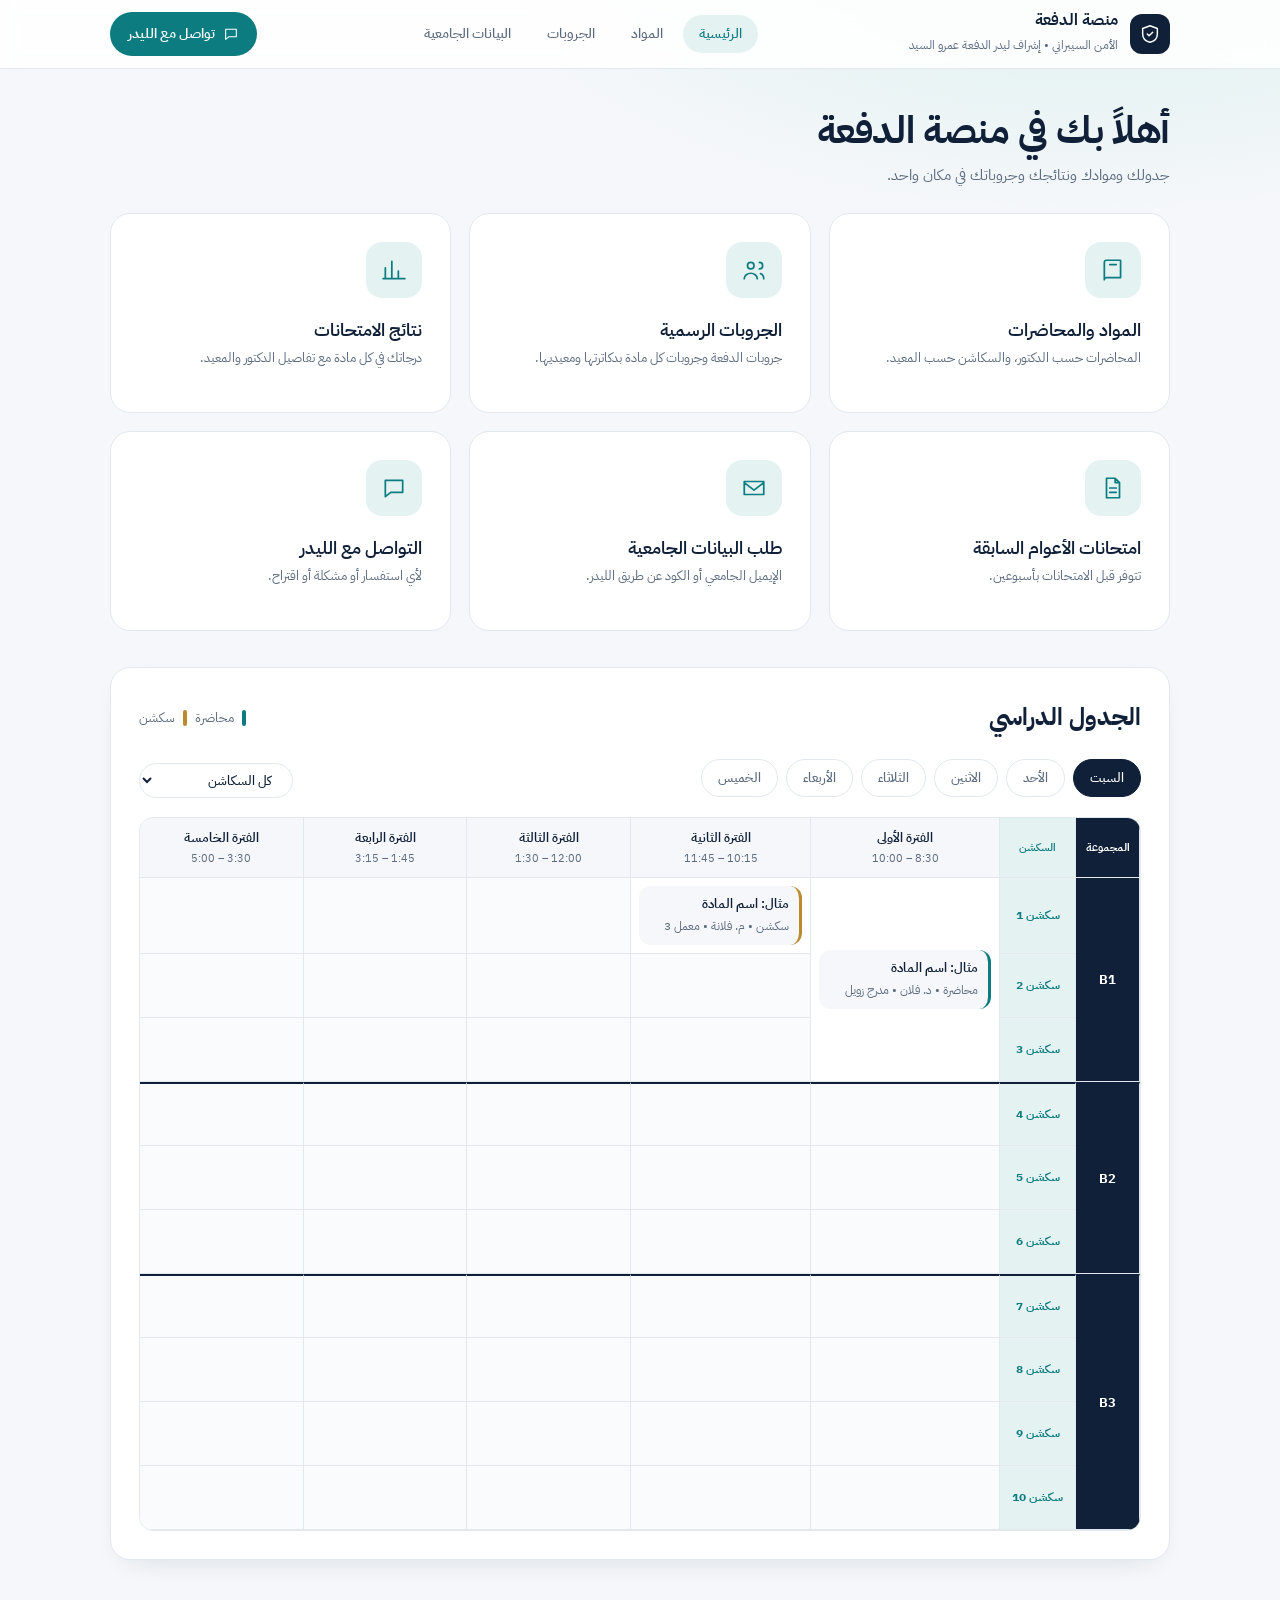
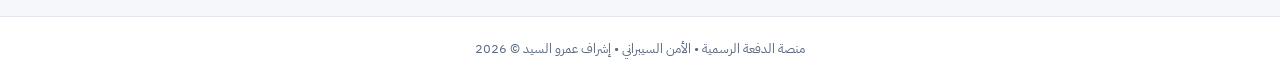
<file: index.html>
<!DOCTYPE html>
<html lang="ar" dir="rtl">
<head>
<meta charset="UTF-8">
<meta name="viewport" content="width=device-width, initial-scale=1">
<title>منصة الدفعة | الأمن السيبراني</title>
<link href="https://fonts.googleapis.com/css2?family=IBM+Plex+Sans+Arabic:wght@400;500;600;700&display=swap" rel="stylesheet">
<style>
:root{--bg:#F5F7FA;--card:#fff;--ink:#0F2038;--mut:#5A6A7F;--line:#E3E8EF;--ac:#0C7C80;--acs:#E4F3F2;--gold:#B98A2E;--r:16px}
*{box-sizing:border-box;margin:0}
body{font:400 15px/1.8 'IBM Plex Sans Arabic',Tahoma,sans-serif;background:var(--bg);color:var(--ink);min-height:100vh;display:flex;flex-direction:column}
.wrap{max-width:1100px;margin:auto;padding:0 20px;width:100%}
main{flex:1;padding:32px 0 56px}
.i{width:22px;height:22px;fill:none;stroke:currentColor;stroke-width:1.6;stroke-linecap:round;stroke-linejoin:round;flex:none}
a{color:inherit;text-decoration:none}
button{font:inherit;cursor:pointer;border:0;background:none;color:inherit}
:focus-visible{outline:2px solid var(--ac);outline-offset:2px;border-radius:8px}
header{background:rgba(255,255,255,.88);backdrop-filter:blur(10px);border-bottom:1px solid var(--line);position:sticky;top:0;z-index:5}
header .wrap{display:flex;align-items:center;justify-content:space-between;height:68px;gap:12px}
.brand{display:flex;align-items:center;gap:12px;text-align:start}
.brand .logo{width:40px;height:40px;border-radius:12px;background:var(--ink);color:#fff;display:grid;place-items:center}
.brand b{display:block;font-weight:700;font-size:16px;line-height:1.3}
.brand small{color:var(--mut);font-size:12px}
.btn{display:inline-flex;align-items:center;gap:8px;padding:9px 18px;border-radius:999px;background:var(--ac);color:#fff;font-weight:600;font-size:14px;transition:background .2s}
.btn:hover{background:#0a6568}
.btn.ghost{background:var(--acs);color:var(--ac)}
.btn.ghost:hover{background:#d3ecea}
.btn.sm{padding:5px 14px;font-size:13px}
.btn.dark{background:var(--ink)}
.hide{display:none!important}
/* hero */
.hero{position:relative;display:grid;grid-template-columns:1.25fr 1fr;gap:32px;align-items:center;padding:12px 0 36px}
.hero>svg.bg{position:absolute;inset-inline-start:-40px;top:-30px;width:340px;height:340px;stroke:var(--ac);stroke-width:.5;opacity:.09;fill:none;pointer-events:none}
.hero>*{position:relative}
.hero h1{font-size:clamp(28px,4.2vw,44px);line-height:1.35;font-weight:700;letter-spacing:-.01em;max-width:15em}
.hero p{color:var(--mut);margin:14px 0 22px;max-width:34em}
.search{display:flex;align-items:center;gap:10px;background:var(--card);border:1px solid var(--line);border-radius:999px;padding:0 18px;max-width:420px;box-shadow:0 1px 2px rgba(15,32,56,.04)}
.search:focus-within{border-color:var(--ac)}
.search .i{color:var(--mut);width:18px;height:18px}
input,select,textarea{font:inherit;color:var(--ink);width:100%;border:0;background:none;outline:0;padding:11px 0}
.today{background:var(--card);border:1px solid var(--line);border-radius:20px;padding:22px 24px;box-shadow:0 12px 32px -18px rgba(15,32,56,.18)}
.today h3,.today h4{font-size:14px;font-weight:600;color:var(--mut)}
.slot{display:flex;gap:14px;padding:11px 0;border-bottom:1px solid var(--line);align-items:center}
.slot:last-child{border:0}
.slot time{font-weight:700;color:var(--ac);min-width:62px;font-size:14px}
.slot b{display:block;font-weight:600;font-size:14px;line-height:1.5}
.slot small{color:var(--mut);font-size:12px}
.slot .due{margin-inline-start:auto;font-size:12px;font-weight:600;color:var(--gold);background:#FBF4E4;padding:2px 10px;border-radius:999px;white-space:nowrap}
.today h4{margin-top:16px;padding-top:14px;border-top:1px solid var(--line)}
/* services */
h2.sec{font-size:20px;font-weight:700;margin:8px 0 16px}
.svcs{display:grid;grid-template-columns:repeat(auto-fill,minmax(310px,1fr));gap:14px}
.svc{display:flex;gap:16px;align-items:flex-start;text-align:start;background:var(--card);border:1px solid var(--line);border-radius:var(--r);padding:20px;transition:border-color .2s,transform .2s}
.svc:hover{border-color:var(--ac);transform:translateY(-2px)}
.svc .ic{width:46px;height:46px;border-radius:14px;background:var(--acs);color:var(--ac);display:grid;place-items:center;flex:none}
.svc b{display:block;font-size:16px;font-weight:600;margin-bottom:2px}
.svc span{color:var(--mut);font-size:13px;line-height:1.7;display:block}
.svc>.i{margin-inline-start:auto;color:var(--mut);margin-top:12px;width:18px;height:18px}
/* views */
.view{display:none;animation:in .3s ease}
.view.on{display:block}
@keyframes in{from{opacity:0}to{opacity:1}}
.vh{margin-bottom:24px}
.vh h2{font-size:26px;font-weight:700;line-height:1.4}
.vh p{color:var(--mut);margin-top:4px}
.panel{background:var(--card);border:1px solid var(--line);border-radius:20px;padding:24px}
.narrow{max-width:520px}
.grid2{display:grid;grid-template-columns:1fr 1fr;gap:20px}
.cards{display:grid;grid-template-columns:repeat(auto-fill,minmax(290px,1fr));gap:16px}
.card{background:var(--card);border:1px solid var(--line);border-radius:var(--r);padding:20px;text-align:start;transition:border-color .2s}
.card:hover{border-color:var(--ac)}
.card h3{font-size:17px;font-weight:600;margin:8px 0 4px;line-height:1.5}
.card p{color:var(--mut);font-size:13px}
.card footer{display:flex;justify-content:space-between;color:var(--mut);font-size:12px;margin-top:14px;padding-top:12px;border-top:1px solid var(--line)}
.tag{display:inline-block;font-size:12px;font-weight:600;color:var(--ac);background:var(--acs);padding:1px 12px;border-radius:999px}
.row{display:flex;justify-content:space-between;align-items:center;gap:12px;padding:12px 0;border-bottom:1px solid var(--line)}
.row:last-child{border:0}
.row span{font-size:14px;font-weight:500}
.tabs{display:flex;gap:8px;overflow-x:auto;margin:14px 0 6px;padding-bottom:4px}
.tabs button{padding:6px 16px;border-radius:999px;border:1px solid var(--line);font-size:13px;font-weight:500;color:var(--mut);white-space:nowrap}
.tabs button.on{background:var(--ink);border-color:var(--ink);color:#fff}
.panel h3{font-size:18px;font-weight:600}
.panel h3+small{color:var(--mut)}
.field{margin-bottom:14px}
.field label{display:block;font-size:13px;font-weight:600;margin-bottom:4px}
.field input,.field select,.field textarea{border:1px solid var(--line);border-radius:12px;padding:10px 14px;background:#fff}
.field input:focus,.field select:focus,.field textarea:focus{border-color:var(--ac)}
.qrow{display:flex;gap:10px;margin:18px 0}
.qrow input{border:1px solid var(--line);border-radius:999px;padding:10px 20px;background:#fff}
.stu{background:var(--ink);color:#fff;border-radius:20px;padding:20px 24px;display:flex;justify-content:space-between;align-items:center;margin-bottom:16px}
.stu small{color:#9FB0C6}
.stu h3{font-size:20px}
.res{margin-bottom:16px}
.res>header{position:static;background:none;border:0;backdrop-filter:none;display:flex;justify-content:space-between;align-items:center;flex-wrap:wrap;gap:8px;padding-bottom:14px}
.res h3{font-size:18px}
.nums{display:grid;grid-template-columns:repeat(4,1fr);gap:10px}
.nums div,.kv div{background:var(--bg);border-radius:12px;padding:10px 12px;text-align:center;font-weight:700}
.nums small,.kv small{display:block;font-weight:400;color:var(--mut);font-size:12px}
.nums .tot{background:var(--acs);color:var(--ac)}
.who{margin-top:14px;padding-top:14px;border-top:1px solid var(--line);font-size:14px}
.who>b{font-weight:600}
.kv{display:grid;grid-template-columns:repeat(auto-fit,minmax(110px,1fr));gap:8px;margin-top:8px}
.kv div{font-size:13px;font-weight:500}
.mid{text-align:center;padding:36px 20px;color:var(--mut)}
.big{font-size:22px;font-weight:700;color:var(--ac)}
dialog{border:0;border-radius:20px;padding:0;width:min(560px,92vw);max-height:88vh;box-shadow:0 30px 80px -20px rgba(15,32,56,.4);font:inherit;color:var(--ink)}
dialog::backdrop{background:rgba(15,32,56,.4);backdrop-filter:blur(3px)}
dialog>div{padding:24px}
dialog h4{font-size:14px;font-weight:600;margin:18px 0 4px;color:var(--mut)}
footer.f{border-top:1px solid var(--line);background:#fff;padding:20px 0;text-align:center;color:var(--mut);font-size:13px}
@media(max-width:780px){.hero,.grid2{grid-template-columns:1fr}.nums{grid-template-columns:1fr 1fr}.brand small{display:none}main{padding-top:20px}}
@media(prefers-reduced-motion:reduce){*{animation:none!important;transition:none!important}}

/* schedule */
.sched{padding:28px;margin-bottom:20px;box-shadow:0 12px 32px -18px rgba(15,32,56,.18)}
.sched-h{display:flex;justify-content:space-between;align-items:center;margin-bottom:20px;gap:12px;flex-wrap:wrap}
.sched-h h2{font-size:24px;font-weight:700}
.key{display:flex;align-items:center;gap:8px;font-size:13px;color:var(--mut)}
.key i{width:4px;height:16px;border-radius:2px;background:var(--ac);padding:0;margin:0 0 0 0}
.key i.sec{background:var(--gold);margin-inline-start:10px}
.week{display:grid;grid-template-columns:repeat(auto-fit,minmax(170px,1fr));gap:14px}
.day{background:var(--bg);border-radius:14px;padding:14px;min-height:300px}
.day.now{background:var(--acs);outline:1.5px solid var(--ac)}
.day h4{font-size:15px;font-weight:700;margin-bottom:10px}
.day .none{color:var(--mut);font-size:13px}
.ev{background:#fff;border-radius:12px;padding:10px 12px;margin-bottom:8px;border-inline-start:3px solid var(--ac)}
.ev.sec{border-color:var(--gold)}
.ev time{font-size:12px;font-weight:700;color:var(--ac);display:block}
.ev.sec time{color:var(--gold)}
.ev b{display:block;font-size:14px;line-height:1.5;font-weight:600}
.ev small{color:var(--mut);font-size:12px}
.key i.ev{padding:0;margin:0;border:0;background:var(--ac)}
.key i.ev.sec{background:var(--gold)}
.svcs{grid-template-columns:repeat(auto-fill,minmax(200px,1fr))!important}
.svc{align-items:center!important;padding:16px!important}
.svc>.i{display:none}
body{background:radial-gradient(900px 420px at 85% -80px,#D9EFED 0,transparent 70%),var(--bg)}
.nav{display:flex;gap:4px}
.nav button{padding:6px 16px;border-radius:999px;font-size:14px;font-weight:500;color:var(--mut);transition:.2s}
.nav button:hover{color:var(--ink)}
.nav button.on{background:var(--acs);color:var(--ac)}
.greet{padding:4px 0 24px}
.greet h1{font-size:clamp(26px,4vw,38px);line-height:1.35;font-weight:700;letter-spacing:-.01em}
.greet p{color:var(--mut);margin-top:6px}
.day.now h4::after{content:"اليوم";font-size:11px;font-weight:600;background:var(--ac);color:#fff;border-radius:999px;padding:1px 9px;margin-inline-start:8px}
.svc{flex-direction:column;align-items:flex-start!important;padding:20px!important;gap:14px}
.svc b{margin:0;font-size:15px}
.bar{height:6px;background:var(--line);border-radius:9px;margin-bottom:16px;overflow:hidden}
.bar i{display:block;height:100%;background:linear-gradient(90deg,var(--ac),#46BDB3);border-radius:9px}
.tabbar{display:none}
@media(max-width:1024px){.nav{display:none}.day{min-height:0}main{padding-bottom:96px}
.tabbar{display:flex;position:fixed;bottom:0;inset-inline:0;z-index:6;background:rgba(255,255,255,.95);backdrop-filter:blur(10px);border-top:1px solid var(--line);padding:6px 8px calc(6px + env(safe-area-inset-bottom))}
.tabbar button{flex:1;display:flex;flex-direction:column;align-items:center;font-size:11px;line-height:1.5;color:var(--mut)}
.tabbar button.on{color:var(--ac);font-weight:600}}
.sched{margin-top:36px;margin-bottom:0}
.dtabs{margin:0 0 16px}
.dtabs button.today::after{content:"";display:inline-block;width:6px;height:6px;border-radius:50%;background:var(--gold);margin-inline-start:7px;vertical-align:middle}
.evs{display:grid;grid-template-columns:repeat(auto-fill,minmax(260px,1fr));gap:12px}
.evs .ev{background:var(--bg);margin:0}
.evs .none{color:var(--mut);font-size:14px;padding:18px 0;grid-column:1/-1}
.svcs{grid-template-columns:repeat(3,1fr)!important;gap:18px}
.svc{padding:28px!important;gap:16px;min-height:200px;border-radius:20px}
.svc .ic{width:56px;height:56px;border-radius:16px}
.svc .ic .i{width:26px;height:26px}
.svc b{font-size:18px}
.pick{display:flex;gap:12px;align-items:center;flex-wrap:wrap;margin-bottom:16px}
.pick .dtabs{flex:1;min-width:0;margin:0}
.pick select{width:auto;border:1px solid var(--line);border-radius:999px;padding:6px 16px;background:#fff;font-size:13px;font-weight:500;cursor:pointer}
.tw{overflow-x:auto;border:1px solid var(--line);border-radius:14px}
.tt{border-collapse:separate;border-spacing:0;width:100%;min-width:980px;font-size:13px}
.tt th,.tt td{border-bottom:1px solid var(--line);border-inline-start:1px solid var(--line);padding:8px;text-align:center;vertical-align:middle}
.tt thead th{background:var(--bg);font-weight:600}
.tt thead small{display:block;color:var(--mut);font-weight:400;font-size:11px}
.tt th.g{background:var(--ink);color:#fff;width:64px;font-weight:700;position:sticky;inset-inline-start:0;z-index:2}
.tt th.n{background:var(--acs);color:var(--ac);width:76px;font-size:12px;position:sticky;inset-inline-start:64px;z-index:2}
.tt thead th.g,.tt thead th.n{font-size:11px}
.tt td{min-width:150px;height:64px}
.tt td.emp{background:#FAFBFD}
.tt tr.gs>*{border-top:2px solid var(--ink)}
.tt .ev{margin:0;text-align:start;background:var(--bg);padding:8px 10px}
.tt .ev b{font-size:13px;line-height:1.5}
.note{background:#FBF4E4;border:1px solid #F0E2BE;border-radius:14px;padding:14px 18px;color:#6B4E12;font-size:14px;margin-bottom:16px;max-width:520px}
@media(max-width:780px){.svcs{grid-template-columns:1fr 1fr!important;gap:12px}.svc{padding:18px!important;min-height:0}.svc b{font-size:15px}.svc .ic{width:46px;height:46px}.svc span{font-size:12px}}
dialog{margin:auto}
.back{display:inline-flex;align-items:center;gap:6px;padding:6px 16px 6px 12px;border-radius:999px;background:var(--card);border:1px solid var(--line);font-size:13px;font-weight:500;color:var(--mut);margin-bottom:16px;transition:.2s}
.back:hover{color:var(--ink);border-color:var(--ac)}
.back .i{width:16px;height:16px;transform:scaleX(-1)}
.svc .tx{flex:1;min-width:0}
.none{color:var(--mut);font-size:13px}
.dsel,.ml{display:none}
.mg{display:inline-block;background:var(--ink);color:#fff;font-weight:700;border-radius:12px;padding:4px 18px;margin:18px 0 10px}
.mg:first-child{margin-top:0}
.ms{background:var(--bg);border-radius:16px;padding:14px;margin-bottom:12px}
.ms h5{font-size:14px;font-weight:700;color:var(--ac);margin-bottom:8px}
.ms .ev:last-child{margin-bottom:0}
@media(max-width:640px){
.pick .dtabs{display:none}.dsel{display:block}
.pick{flex-wrap:nowrap}.pick select{flex:1;min-width:0;padding:10px 14px;font-size:14px}
.tw{display:none}.ml{display:block}
.svcs{grid-template-columns:1fr!important;gap:12px}
.svc{flex-direction:row;align-items:center!important;gap:14px;padding:16px 18px!important;min-height:0}
.svc .ic{width:50px;height:50px}.svc b{font-size:16px}.svc span{font-size:13px}
}
.swipe{display:none;align-items:center;gap:8px;font-size:13px;font-weight:500;color:var(--ac);background:var(--acs);border-radius:999px;padding:5px 14px;margin-bottom:10px;width:fit-content}
.swipe.show{display:flex}
.swipe .i{width:16px;height:16px;animation:nudge 1.4s ease-in-out infinite}
@keyframes nudge{0%,100%{transform:translateX(0) scaleX(-1)}50%{transform:translateX(7px) scaleX(-1)}}
.tt.one{min-width:0}
.tt.one td{min-width:100px;height:auto}
@media(min-width:641px) and (max-width:1024px){
.svcs{grid-template-columns:1fr 1fr!important;gap:16px}
.svc{padding:24px!important;min-height:180px}
.svc b{font-size:17px}.svc .ic{width:52px;height:52px}.svc span{font-size:13px}
}
@media(min-width:641px) and (max-width:1024px){.tabbar{justify-content:center;gap:8px}.tabbar button{max-width:170px}}

.crumbs{display:flex;flex-wrap:wrap;align-items:center;gap:4px;margin-bottom:10px;font-size:14px}
.crumbs button{color:var(--ac);font-weight:600;padding:2px 8px;border-radius:8px}
.crumbs button:hover{background:var(--acs)}
.crumbs button:last-of-type{color:var(--ink)}
.crumbs span{color:var(--mut)}
.fold{width:100%;text-align:start}
.fold:hover .fn>span{color:var(--ac)}
.fold>.i{width:18px;height:18px;color:var(--mut);flex:none}
.fn{display:flex;align-items:center;gap:12px;min-width:0}
.fn>.i{color:var(--ac);width:22px;height:22px;flex:none}
.fn small{display:block;color:var(--mut);font-weight:400;font-size:12px}
</style>
</head>
<body>
<svg width="0" height="0" style="position:absolute"><defs>
<symbol id="shield" viewBox="0 0 24 24"><path d="M12 3l8 3v6c0 5-3.5 8-8 9-4.5-1-8-4-8-9V6z"/><path d="M9 12l2 2 4-4"/></symbol>
<symbol id="chart" viewBox="0 0 24 24"><path d="M4 20V10M10 20V4M16 20v-7M22 20H2"/></symbol>
<symbol id="book" viewBox="0 0 24 24"><path d="M4 5a2 2 0 0 1 2-2h13v16H6a2 2 0 0 0-2 2zM4 19V5M9 7h6"/></symbol>
<symbol id="users" viewBox="0 0 24 24"><path d="M9 11a3 3 0 1 0 0-6 3 3 0 0 0 0 6zM3 20c0-3 3-5 6-5s6 2 6 5M17 5a3 3 0 0 1 0 6M21 20c0-2-1-4-3-4.6"/></symbol>
<symbol id="file" viewBox="0 0 24 24"><path d="M6 3h8l4 4v14H6zM14 3v4h4M9 12h6M9 16h6"/></symbol>
<symbol id="search" viewBox="0 0 24 24"><path d="M11 18a7 7 0 1 0 0-14 7 7 0 0 0 0 14zM21 21l-5-5"/></symbol>
<symbol id="mail" viewBox="0 0 24 24"><path d="M3 6h18v12H3zM3 7l9 7 9-7"/></symbol>
<symbol id="chat" viewBox="0 0 24 24"><path d="M4 5h16v11H9l-5 4z"/></symbol>
<symbol id="folder" viewBox="0 0 24 24"><path d="M3 6a2 2 0 0 1 2-2h4l2 2h8a2 2 0 0 1 2 2v9a2 2 0 0 1-2 2H5a2 2 0 0 1-2-2z"/></symbol>
<symbol id="arr" viewBox="0 0 24 24"><path d="M19 12H5M11 6l-6 6 6 6"/></symbol>
<symbol id="home" viewBox="0 0 24 24"><path d="M3 11l9-8 9 8M5 10v10h14V10"/></symbol>
</defs></svg>

<header><div class="wrap">
  <a href="#" class="brand" onclick="go('home');return false">
    <span class="logo"><svg class="i"><use href="#shield"/></svg></span>
    <span><b>منصة الدفعة</b><small>الأمن السيبراني • إشراف ليدر الدفعة عمرو السيد</small></span>
  </a>
  <nav class="nav" id="nav"></nav>
  <span style="display:flex;gap:8px">
    
    <a class="btn" id="waTop" target="_blank" rel="noopener"><svg class="i" style="width:16px;height:16px"><use href="#chat"/></svg>تواصل مع الليدر</a>
  </span>
</div></header>

<main><div class="wrap">

<!-- HOME -->
<section id="home" class="view on">
  <div class="greet"><h1>أهلاً بك في منصة الدفعة</h1><p>جدولك وموادك ونتائجك وجروباتك في مكان واحد.</p></div>
  <div class="svcs" id="svcs"></div>
  <div class="panel sched">
    <div class="sched-h"><h2>الجدول الدراسي</h2><span class="key"><i class="ev"></i>محاضرة <i class="ev sec"></i>سكشن</span></div>
    <div class="pick"><div class="tabs dtabs" id="dayTabs"></div><select id="daySel" class="dsel" onchange="pickDay(this.value)" aria-label="اختر اليوم"></select><select id="secSel" onchange="setSec(this.value)" aria-label="اختر السكشن"></select></div>
    <div class="evs" id="week"></div>
  </div>
</section>

<!-- RESULTS -->
<section id="results" class="view">
  <div class="vh"><h2>نتائج الامتحانات</h2><p>اكتب اسمك أو الكود الجامعي لعرض درجاتك مع تفاصيل الدكتور والمعيد.</p></div>
  <div class="qrow" style="max-width:560px"><input id="rq" placeholder="الاسم أو الكود الجامعي" onkeydown="if(event.key=='Enter')searchRes()"><button class="btn" onclick="searchRes()">عرض النتائج</button></div>
  <div id="rOut"></div>
</section>

<!-- SUBJECTS -->
<section id="subjects" class="view">
  <div id="subList">
    <div class="vh"><h2>المواد الدراسية</h2><p>اختر المادة لعرض المحاضرات حسب الدكتور والسكاشن حسب المعيد.</p></div>
    <div class="cards" id="subGrid"></div>
  </div>
  <div id="subDet" class="hide">
    <div class="vh"><h2 id="sTitle"></h2><p id="sDesc"></p></div>
    <div class="panel hide" id="fb"></div>
    <div class="grid2" id="oldPanes">
      <div class="panel"><h3>المحاضرات</h3><small>حسب الدكتور</small><div class="tabs" id="dTabs"></div><div id="dList"></div></div>
      <div class="panel"><h3>السكاشن</h3><small>حسب المعيد</small><div class="tabs" id="tTabs"></div><div id="tList"></div></div>
    </div>
  </div>
</section>

<!-- GROUPS -->
<section id="groups" class="view">
  <div class="vh"><h2>الجروبات الرسمية</h2><p>جروبات الدفعة، وجروبات كل مادة مع دكاترتها ومعيديها.</p></div>
  <div class="panel" style="margin-bottom:28px">
    <h3>جروبات الدفعة</h3>
    <div id="cohortGroups"></div>
  </div>
  <h2 class="sec">جروبات المواد</h2>
  <div class="cards" id="grpGrid"></div>
</section>

<!-- EXAMS -->
<section id="exams" class="view">
  <div class="vh"><h2>امتحانات الأعوام السابقة</h2><p>نماذج الميدتيرم والفاينال وحلول الشيتات لكل مادة.</p></div>
  <div class="grid2" id="exGrid"></div>
</section>

<!-- LOOKUP -->
<section id="lookup" class="view">
  <div class="vh"><h2>معرفة السكشن والمجموعة</h2><p>اكتب اسمك أو الكود الجامعي لمعرفة سكشنك ومجموعتك.</p></div>
  <div class="panel narrow">
    <div class="qrow" style="margin-top:0"><input id="lq" placeholder="الاسم أو الكود الجامعي" onkeydown="if(event.key=='Enter')lookup()"><button class="btn" onclick="lookup()">بحث</button></div>
    <div id="lOut"></div>
  </div>
</section>

<!-- REQUEST -->
<section id="request" class="view">
  <div class="vh"><h2>طلب البيانات الجامعية</h2><p>اختر المطلوب وسيصل طلبك إلى الليدر على الواتساب.</p></div>
  <div class="note"><b>لماذا الطلب عن طريق الليدر؟</b><br>البيانات الجامعية لا يصح لأي أحد الاطلاع عليها، لذلك أرسل رسالة لليدر وسيتم التواصل معك في أقرب وقت. اكتب اسمك بالكامل ورقم موبايلك (لأن واتساب يخفي الرقم إذا كنت تستخدم اليوزر) والمطلوب.</div>
  <form class="panel narrow" onsubmit="sendReq(event)">
    <div class="field"><label>الاسم بالكامل</label><input id="rn" required placeholder="مثال: أحمد محمد علي"></div>
    <div class="field"><label>رقم الواتساب</label><input id="rp" type="tel" required placeholder="010xxxxxxxx"></div>
    <div class="field"><label>المطلوب</label><select id="rt"><option>الإيميل الجامعي والباسورد</option><option>الكود الجامعي</option><option>بيانات قيد طالب</option><option>بيانات أخرى</option></select></div>
    <div class="field"><label>ملاحظات (اختياري)</label><textarea id="rm" rows="2"></textarea></div>
    <button class="btn" style="width:100%;justify-content:center;padding:12px">إرسال الطلب عبر الواتساب</button>
  </form>
</section>

<!-- LEADER -->
<section id="leader" class="view">
  <div class="panel narrow mid" style="color:var(--ink)">
    <div class="brand" style="justify-content:center;margin-bottom:12px"><span class="logo" style="width:64px;height:64px;border-radius:50%"><svg class="i" style="width:30px;height:30px"><use href="#shield"/></svg></span></div>
    <h2 style="font-size:22px">عمرو السيد (Amr Elsayed)</h2>
    <p class="tag" style="margin:6px 0 14px">ليدر الدفعة ومطور المنصة</p>
    <p style="color:var(--mut);margin-bottom:20px">هدف المنصة تنظيم المحاضرات والسكاشن وخدمة كل طالب في الأمن السيبراني. لأي مشكلة أكاديمية أو اقتراح، تواصل معي مباشرة.</p>
    <a class="btn" id="waLead" target="_blank" rel="noopener">تواصل عبر الواتساب</a>
  </div>
</section>

</div></main>

<dialog id="dlg"><div>
  <div style="display:flex;justify-content:space-between;align-items:flex-start"><div><span class="tag" id="dCode"></span><h3 id="dTitle" style="font-size:19px;margin-top:6px"></h3></div><button class="btn ghost sm" onclick="dlg.close()">إغلاق</button></div>
  <h4>جروبات الدكاترة</h4><div id="dDocs"></div>
  <h4>جروبات المعيدين</h4><div id="dTas"></div>
</div></dialog>

<nav class="tabbar" id="tabbar"></nav>
<footer class="f">منصة الدفعة الرسمية • الأمن السيبراني • إشراف عمرو السيد © 2026</footer>

<script src="settings.js"></script>
<script src="subjects.js"></script>
<script src="schedule.js"></script>
<script src="results.js"></script>
<script src="files-data.js"></script>
<script>
/* البيانات بتيجي من settings.js وsubjects.js وschedule.js وresults.js (كل ملف بيحط بياناته في D) */
const {WA="",EXAMS_OPEN=false,cohortGroups=[],subjects=[],days=["السبت","الأحد","الاثنين","الثلاثاء","الأربعاء","الخميس"],periods=["8:30 – 10:00","10:15 – 11:45","12:00 – 1:30","1:45 – 3:15","3:30 – 5:00"],ordn=["الأولى","الثانية","الثالثة","الرابعة","الخامسة"],groups={B1:[1,3],B2:[4,6],B3:[7,10]},schedule=[],results=[],students=[]}=window.D||{};
{const bad=["settings","subjects","schedule","results"].filter(k=>!(window.D&&D.ok&&D.ok[k]));
if(bad.length)document.querySelector("main .wrap").insertAdjacentHTML("afterbegin",`<div class="note" style="max-width:none;background:#FDECEC;border-color:#F5C2C2;color:#8A1F1F"><b>تنبيه:</b> في خطأ في ملف (${bad.map(k=>k+".js").join(" و ")}) فتم تجاهله مؤقتاً. راجع آخر تعديل عملته فيه، غالباً فاصلة ناقصة أو علامة تنصيص مفتوحة، أو ارجع لنسخة قديمة من History.</div>`);}
const wa=t=>`https://wa.me/${WA}?text=${encodeURIComponent(t)}`;
const $=s=>document.querySelector(s), $$=s=>[...document.querySelectorAll(s)];
$('#waTop').href=wa('السلام عليكم يا عمرو، أنا طالب في الدفعة');
$('#waLead').href=wa('السلام عليكم يا عمرو، عندي استفسار');

const services=[
["subjects","book","المواد والمحاضرات","المحاضرات حسب الدكتور، والسكاشن حسب المعيد."],
["groups","users","الجروبات الرسمية","جروبات الدفعة وجروبات كل مادة بدكاترتها ومعيديها."],
["results","chart","نتائج الامتحانات","درجاتك في كل مادة مع تفاصيل الدكتور والمعيد."],
["exams","file","امتحانات الأعوام السابقة","تتوفر قبل الامتحانات بأسبوعين."],
["request","mail","طلب البيانات الجامعية","الإيميل الجامعي أو الكود عن طريق الليدر."],
["leader","chat","التواصل مع الليدر","لأي استفسار أو مشكلة أو اقتراح."]];

/* روابط التحميل: ملف على الموقع (files/...) = تحميل مباشر | رابط مشاركة درايف = بيتحول لتحميل مباشر | أي رابط تاني = بيتفتح */
const dlAttr=l=>{
  if(!l||l==='#')return 'href="#"';
  const m=/drive\.google\.com\/(?:file\/d\/|open\?id=|uc\?[^"]*?id=)([\w-]+)/.exec(l);
  if(m)return `href="https://drive.google.com/uc?export=download&id=${m[1]}" target="_blank" rel="noopener"`;
  return /^https?:/.test(l)?`href="${l}" target="_blank" rel="noopener"`:`href="${encodeURI(l)}" download`;
};
const ico=n=>`<svg class="i"><use href="#${n}"/></svg>`;
const empty=(t,s)=>`<div class="panel mid"><b style="color:var(--ink)">${t}</b><p>${s}</p></div>`;

const navItems=[['home','home','الرئيسية'],['subjects','book','المواد'],['groups','users','الجروبات'],['request','mail','البيانات الجامعية']];
$('#nav').innerHTML=navItems.map(n=>`<button data-v="${n[0]}" onclick="go('${n[0]}')">${n[2]}</button>`).join('');
$('#tabbar').innerHTML=navItems.map(n=>`<button data-v="${n[0]}" onclick="go('${n[0]}')">${ico(n[1])}${n[2]}</button>`).join('');
$$('[data-v=home]').forEach(b=>b.classList.add('on'));
/* home */
const todayName=["الأحد","الاثنين","الثلاثاء","الأربعاء","الخميس","الجمعة","السبت"][new Date().getDay()];
let curDay=days.includes(todayName)?todayName:days[0],curSec=0;
try{curSec=+localStorage.getItem('sec')||0}catch(e){}
if(curSec<0||curSec>10)curSec=0;
const norm=e=>e.g?{...e,s:groups[e.g][0],n:groups[e.g][1]-groups[e.g][0]+1}:{...e,n:e.n||1};
const info=x=>`<small>${x.k} • ${x.who}${x.p?' • '+x.p:''}</small>`;
function drawSched(){
  $$('#dayTabs button').forEach(b=>b.classList.toggle('on',b.dataset.d===curDay));
  $('#daySel').value=curDay;
  const es=schedule.filter(x=>x.d===curDay).map(norm),w=$('#week');
  const card=x=>`<div class="ev${x.k==='سكشن'?' sec':''}"><time>الفترة ${ordn[x.per-1]} • ${periods[x.per-1]}</time><b>${x.t}</b>${info(x)}</div>`;
  const mineOf=n=>es.filter(x=>n>=x.s&&n<x.s+x.n).sort((a,b)=>a.per-b.per);
  const gOf=n=>Object.keys(groups).find(k=>n>=groups[k][0]&&n<=groups[k][1]);
  const secs=curSec?[curSec]:Array.from({length:10},(_,i)=>i+1); // سكشن واحد أو الكل
  const occ={};
  if(curSec)mineOf(curSec).forEach(x=>occ[curSec+'-'+x.per]=x);
  else es.forEach(x=>{occ[x.s+'-'+x.per]=x;for(let i=1;i<x.n;i++)occ[(x.s+i)+'-'+x.per]='skip'});
  let h=`<table class="tt${curSec?' one':''}"><thead><tr><th class="g">المجموعة</th><th class="n">السكشن</th>`+periods.map((t,i)=>`<th>الفترة ${ordn[i]}<small>${t}</small></th>`).join('')+'</tr></thead><tbody>';
  secs.forEach(n=>{
    const g=gOf(n),first=curSec||n===groups[g][0];
    h+=`<tr${!curSec&&first&&n>1?' class="gs"':''}>`+(first?`<th class="g" rowspan="${curSec?1:groups[g][1]-groups[g][0]+1}">${g}</th>`:'')+`<th class="n">سكشن ${n}</th>`;
    for(let p=1;p<=5;p++){const x=occ[n+'-'+p];if(x==='skip')continue;h+=x?`<td rowspan="${curSec?1:x.n}"><div class="ev${x.k==='سكشن'?' sec':''}"><b>${x.t}</b>${info(x)}</div></td>`:'<td class="emp"></td>'}
    h+='</tr>';
  });
  let l='';
  (curSec?[gOf(curSec)]:Object.keys(groups)).forEach(k=>{l+=`<div class="mg">${k}</div>`;secs.filter(n=>gOf(n)===k).forEach(n=>{const m=mineOf(n);l+=`<div class="ms"><h5>سكشن ${n}</h5>${m.length?m.map(card).join(''):'<p class="none">لا يوجد</p>'}</div>`})});
  w.className='full';
  w.innerHTML=`<div class="swipe">${ico('arr')}اسحب لليمين لعرض باقي الجدول</div><div class="tw">${h}</tbody></table></div><div class="ml">${l}</div>`;
  swipeHint();
}
function swipeHint(){
  const tw=$('#week .tw'),hn=$('#week .swipe');if(!tw||!hn)return;
  hn.classList.toggle('show',tw.scrollWidth>tw.clientWidth+4);
  tw.onscroll=()=>{if(Math.abs(tw.scrollLeft)>20)hn.classList.remove('show')};
}
addEventListener('resize',swipeHint);
function pickDay(d){curDay=d;drawSched()}
function setSec(v){curSec=+v;try{localStorage.setItem('sec',v)}catch(e){}drawSched()}
$('#dayTabs').innerHTML=days.map(d=>`<button data-d="${d}" class="${d===todayName?'today':''}" onclick="pickDay('${d}')">${d}</button>`).join('');
$('#secSel').innerHTML='<option value="0">كل السكاشن</option>'+Object.keys(groups).map(k=>`<optgroup label="${k}">`+Array.from({length:groups[k][1]-groups[k][0]+1},(_,i)=>`<option value="${groups[k][0]+i}">سكشن ${groups[k][0]+i} — ${k}</option>`).join('')+'</optgroup>').join('');
$('#daySel').innerHTML=days.map(d=>`<option value="${d}">${d}${d===todayName?' (اليوم)':''}</option>`).join('');
$('#secSel').value=curSec;
drawSched();
$('#svcs').innerHTML=services.map(s=>`<button class="svc" onclick="go('${s[0]}')"><span class="ic">${ico(s[1])}</span><div class="tx"><b>${s[2]}</b><span>${s[3]}</span></div></button>`).join('');

/* navigation */
function show(id,sub){
  const d=$('#dlg');if(d&&d.open)d.close();
  $$('.view').forEach(v=>v.classList.toggle('on',v.id===id));
  $$('#nav button,#tabbar button').forEach(b=>b.classList.toggle('on',b.dataset.v===id));
  if(id==='subjects')sub?renderSub(sub):subBack();
  if(id==='groups')grpGrid();
  if(id==='exams')exGrid();
  scrollTo({top:0,behavior:'smooth'});
}
function go(id,sub){
  const st=history.state||{n:0};
  if(st.v===id&&(st.sub||null)===(sub||null)){show(id,sub);return}
  history.pushState({v:id,sub:sub||null,n:st.n+1},'','#'+id+(sub?'/'+sub:''));
  show(id,sub);
}
function back(){const st=history.state;if(st&&st.n>0)history.back();else go('home')}
addEventListener('popstate',e=>{const st=e.state||{v:'home',sub:null};show(st.v,st.sub)});

/* results */
function searchRes(){
  const q=$('#rq').value.trim().toLowerCase(); if(!q)return;
  const s=results.find(x=>x.name.toLowerCase().includes(q)||x.code===q);
  $('#rOut').innerHTML=!s?empty('لم يتم العثور على نتائج','تأكد من كتابة الاسم أو الكود الجامعي بشكل صحيح.'):
  `<div class="stu"><div><small>بيانات الطالب</small><h3>${s.name}</h3><small>الكود الجامعي: ${s.code}</small></div><div style="text-align:center"><small>عدد المواد</small><div class="big" style="color:#7FD6D0">${s.res.length}</div></div></div>`+
  s.res.map(r=>`<div class="panel res"><header><h3>${r.sub}</h3><span class="tag">التقدير: ${r.st}</span></header><div class="bar"><i style="width:${r.tot.split('/')[0]/r.tot.split('/')[1]*100}%"></i></div>
  <div class="nums"><div><small>الشفوي / العملي</small>${r.oral}</div><div><small>الميدتيرم</small>${r.mid}</div><div><small>الفاينال</small>${r.fin}</div><div class="tot"><small>المجموع</small>${r.tot}</div></div>
  <div class="who"><b>الدكتور: ${r.doc.n}</b><div class="kv"><div><small>الميدتيرم</small>${r.doc.mid}</div><div><small>الفاينال</small>${r.doc.fin}</div><div><small>ملاحظات</small>${r.doc.note}</div></div></div>
  <div class="who"><b>المعيد: ${r.ta.n}</b><div class="kv"><div><small>الشفوي/العملي</small>${r.ta.oral}</div><div><small>الكويزات</small>${r.ta.quiz}</div><div><small>الشيتات</small>${r.ta.sheet}</div><div><small>التقييم</small>${r.ta.note}</div></div></div></div>`).join('');
}

/* subjects */
function subBack(){
  $('#subList').classList.remove('hide');$('#subDet').classList.add('hide');
  $('#subGrid').innerHTML=subjects.map(s=>`<button class="card" onclick="openSub('${s.id}')"><span class="tag">${s.code}</span><h3>${s.title}</h3><p>${s.desc}</p><footer><span>${s.doctors.length} دكاترة</span><span>${s.tas.length} معيدين</span></footer></button>`).join('');
}
function pane(tabsEl,listEl,people){
  const draw=i=>{
    $$(tabsEl+' button').forEach((b,j)=>b.classList.toggle('on',i===j));
    $(listEl).innerHTML=people[i].items.map(x=>`<div class="row"><span>${x.t}</span><a class="btn ghost sm" ${dlAttr(x.l)}>تحميل</a></div>`).join('')||'<p style="color:var(--mut);padding:14px 0">لم تُرفع ملفات بعد</p>';
  };
  $(tabsEl).innerHTML=people.map((p,i)=>`<button>${p.name}</button>`).join('');
  $$(tabsEl+' button').forEach((b,i)=>b.onclick=()=>draw(i));
  draw(0);
}
function openSub(id){go('subjects',id)}
/* ===== متصفح ملفات المادة (بيقرأ فولدر files/ بأي عمق) ===== */
const norm2=t=>String(t||'').trim().toLowerCase();
const esc=t=>String(t).replace(/[&<>"]/g,c=>({'&':'&amp;','<':'&lt;','>':'&gt;','"':'&quot;'}[c]));
const subNode=s=>typeof FILES_TREE!=='undefined'&&Array.isArray(FILES_TREE)&&FILES_TREE.find(c=>c.c&&[s.dir,s.id,s.title].some(n=>n&&norm2(n)===norm2(c.n)));
const sizeTxt=b=>b>=1048576?(b/1048576).toFixed(1)+' MB':Math.max(1,Math.round(b/1024))+' KB';
let fbSub=null,fbPath=[],fbItems=[];
function drawFb(){
  const root=subNode(fbSub);let node=root;
  fbPath=fbPath.filter(n=>{const x=node&&node.c&&node.c.find(y=>y.n===n&&y.c);if(x)node=x;return !!x});
  const crumbs=[`<button onclick="fbGo(0)">${esc(fbSub.title)}</button>`].concat(fbPath.map((n,i)=>`<button onclick="fbGo(${i+1})">${esc(n.replace(/_/g,' '))}</button>`)).join('<span>›</span>');
  fbItems=node.c.slice().sort((a,b)=>(a.c?0:1)-(b.c?0:1));
  const rows=fbItems.map((x,i)=>{
    if(x.c)return `<button class="row fold" onclick="fbOpen(${i})"><span class="fn">${ico('folder')}<span>${esc(x.n.replace(/_/g,' '))}<small>${x.c.length} عنصر</small></span></span>${ico('arr')}</button>`;
    const href=['files',root.n,...fbPath,x.n].map(encodeURIComponent).join('/'),ext=(x.n.split('.').pop()||'').toUpperCase();
    return `<div class="row"><span class="fn">${ico('file')}<span>${esc(x.n.replace(/\.[^.]+$/,'').replace(/_/g,' '))}<small>${ext} • ${sizeTxt(x.s||0)}</small></span></span><a class="btn ghost sm" href="${href}" download>تحميل</a></div>`;
  }).join('');
  $('#fb').innerHTML=`<div class="crumbs">${crumbs}</div>${rows||'<p class="none" style="padding:14px 0">المجلد فاضي</p>'}`;
}
function fbOpen(i){fbPath.push(fbItems[i].n);drawFb()}
function fbGo(k){fbPath=fbPath.slice(0,k);drawFb()}
function renderSub(id){
  const s=subjects.find(x=>x.id===id);
  $('#sTitle').textContent=s.title;$('#sDesc').textContent=s.desc;
  $('#subList').classList.add('hide');$('#subDet').classList.remove('hide');
  pane('#dTabs','#dList',s.doctors);pane('#tTabs','#tList',s.tas);
  fbSub=s;fbPath=[];const has=!!subNode(s);
  $('#fb').classList.toggle('hide',!has);$('#oldPanes').classList.toggle('hide',has);
  if(has)drawFb();
  scrollTo({top:0,behavior:'smooth'});
}

/* groups */
function grpGrid(){
  $('#cohortGroups').innerHTML=cohortGroups.map(g=>`<div class="row"><span>${g.name}</span><a class="btn sm" href="${g.url}" target="_blank" rel="noopener">${g.label||'انضمام'}</a></div>`).join('');
  $('#grpGrid').innerHTML=subjects.map(s=>`<button class="card" onclick="openGrp('${s.id}')"><span class="tag">${s.code}</span><h3>${s.title}</h3><p>${s.desc}</p><footer><span>${s.doctors.length} جروبات دكاترة</span><span>${s.tas.length} جروبات معيدين</span></footer></button>`).join('');
}
function openGrp(id){
  const s=subjects.find(x=>x.id===id), l=p=>p.map(x=>`<div class="row"><span>${x.name}</span><a class="btn sm" href="${x.url}" target="_blank" rel="noopener">جروب ${x.type}</a></div>`).join('');
  $('#dCode').textContent=s.code;$('#dTitle').textContent=s.title;$('#dDocs').innerHTML=l(s.doctors);$('#dTas').innerHTML=l(s.tas);
  $('#dlg').showModal();
}

/* exams */
function exGrid(){
  if(!EXAMS_OPEN){$('#exGrid').className='';$('#exGrid').innerHTML=empty('غير متوفرة حاليًا','تتوفر امتحانات الأعوام السابقة قبل الامتحانات بأسبوعين.');return}
  $('#exGrid').className='grid2';
  $('#exGrid').innerHTML=subjects.map(s=>`<div class="panel"><span class="tag">${s.code}</span><h3 style="margin:6px 0 4px">${s.title}</h3>${s.exams.map(e=>`<div class="row"><span>${e.t}</span><a class="btn ghost sm" ${dlAttr(e.l)}>تحميل</a></div>`).join('')||'<p style="color:var(--mut);padding:10px 0">لم تُرفع امتحانات بعد</p>'}</div>`).join('');
}

/* lookup */
function lookup(){
  const q=$('#lq').value.trim().toLowerCase(); if(!q)return;
  const s=students.find(x=>x.name.toLowerCase().includes(q)||x.code===q);
  $('#lOut').innerHTML=!s?empty('لم يتم العثور على الطالب','راجع الاسم أو الكود وحاول مرة أخرى.'):
  `<h3 style="text-align:center;margin-bottom:12px">${s.name}</h3><div class="nums" style="grid-template-columns:1fr 1fr"><div><small>السكشن</small><span class="big">${s.section}</span></div><div><small>المجموعة</small><span class="big">${s.group}</span></div></div>`;
}

/* request via whatsapp */
function sendReq(e){
  e.preventDefault();
  open(wa(`السلام عليكم، أرغب في طلب بياناتي الجامعية:\n- الاسم: ${$('#rn').value}\n- الهاتف: ${$('#rp').value}\n- المطلوب: ${$('#rt').value}\n- ملاحظات: ${$('#rm').value||'-'}`),'_blank');
}

/* back buttons + initial route */
$$('.view').forEach(v=>{if(v.id!=='home')v.insertAdjacentHTML('afterbegin',`<button class="back" onclick="back()">${ico('arr')}رجوع</button>`)});
{const h=location.hash.slice(1).split('/'),e=document.getElementById(h[0]),f=e&&e.classList.contains('view')?h[0]:'home';
history.replaceState({v:f,sub:h[1]||null,n:0},'');show(f,h[1]||null)}
</script>
</body>
</html>
</file>
